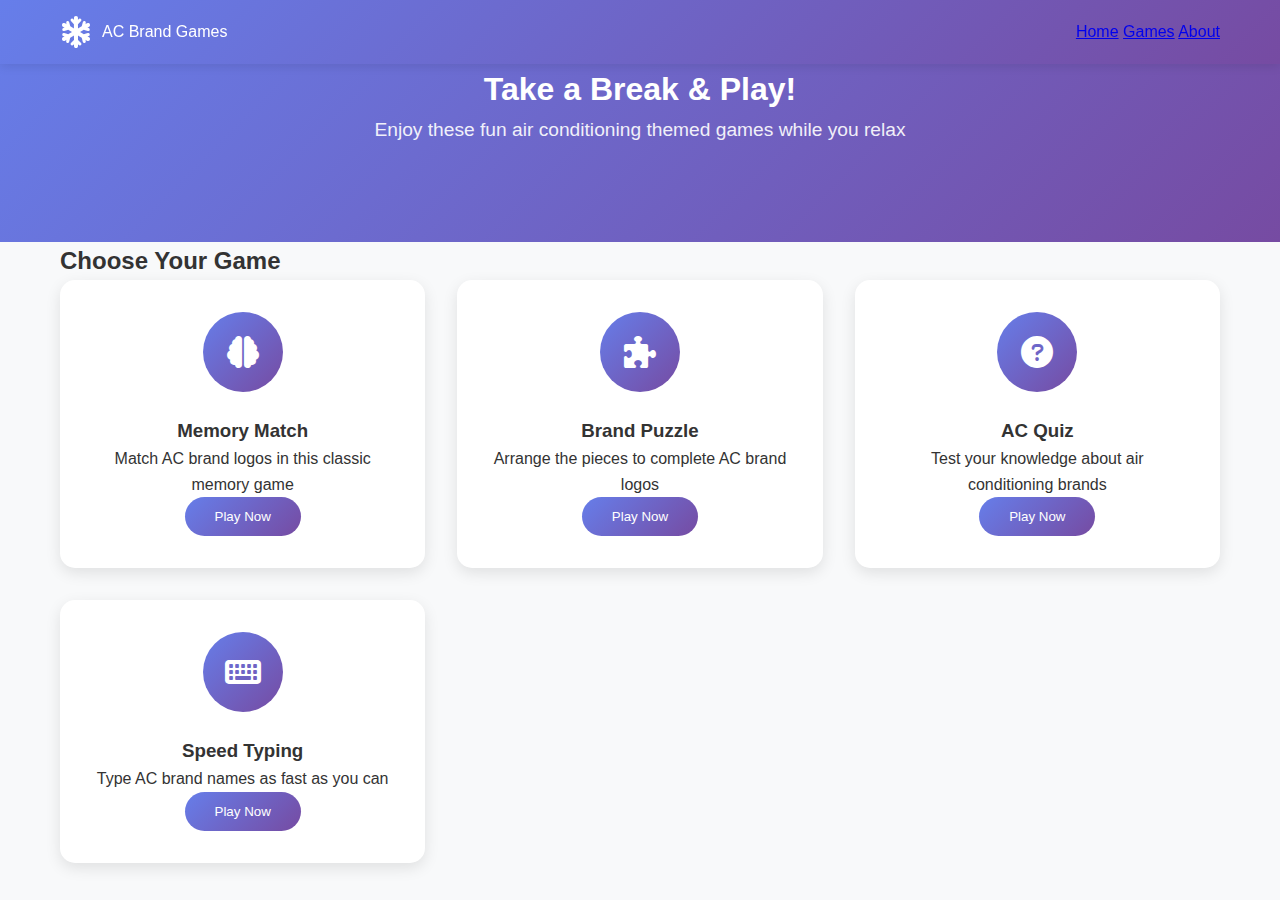
<file: game.html>
<!DOCTYPE html>
<html lang="en">
<head>
    <meta charset="UTF-8">
    <meta name="viewport" content="width=device-width, initial-scale=1.0">
    <title>AC Brand Games - Fun & Relax</title>
    <link rel="stylesheet" href="styles.css">
    <link rel="stylesheet" href="game-styles.css">
    <link rel="stylesheet" href="https://cdnjs.cloudflare.com/ajax/libs/font-awesome/6.0.0/css/all.min.css">
</head>
<body>
    <!-- Header -->
    <header class="header">
        <div class="container">
            <div class="logo">
                <i class="fas fa-snowflake"></i>
                <span>AC Brand Games</span>
            </div>
            <nav>
                <a href="index.html">Home</a>
                <a href="game.html" class="active">Games</a>
                <a href="#about">About</a>
            </nav>
        </div>
    </header>

    <!-- Hero Section -->
    <section class="hero game-hero">
        <div class="container">
            <div class="hero-content">
                <h1>Take a Break & Play!</h1>
                <p>Enjoy these fun air conditioning themed games while you relax</p>
            </div>
        </div>
    </section>

    <!-- Game Selection -->
    <section class="game-selection">
        <div class="container">
            <h2>Choose Your Game</h2>
            <div class="game-grid">
                <div class="game-card" data-game="memory">
                    <div class="game-icon">
                        <i class="fas fa-brain"></i>
                    </div>
                    <h3>Memory Match</h3>
                    <p>Match AC brand logos in this classic memory game</p>
                    <button class="play-btn" onclick="startGame('memory')">Play Now</button>
                </div>
                <div class="game-card" data-game="puzzle">
                    <div class="game-icon">
                        <i class="fas fa-puzzle-piece"></i>
                    </div>
                    <h3>Brand Puzzle</h3>
                    <p>Arrange the pieces to complete AC brand logos</p>
                    <button class="play-btn" onclick="startGame('puzzle')">Play Now</button>
                </div>
                <div class="game-card" data-game="quiz">
                    <div class="game-icon">
                        <i class="fas fa-question-circle"></i>
                    </div>
                    <h3>AC Quiz</h3>
                    <p>Test your knowledge about air conditioning brands</p>
                    <button class="play-btn" onclick="startGame('quiz')">Play Now</button>
                </div>
                <div class="game-card" data-game="typing">
                    <div class="game-icon">
                        <i class="fas fa-keyboard"></i>
                    </div>
                    <h3>Speed Typing</h3>
                    <p>Type AC brand names as fast as you can</p>
                    <button class="play-btn" onclick="startGame('typing')">Play Now</button>
                </div>
            </div>
        </div>
    </section>

    <!-- Game Area -->
    <section class="game-area" id="gameArea" style="display: none;">
        <div class="container">
            <div class="game-header">
                <button class="back-btn" onclick="showGameSelection()">
                    <i class="fas fa-arrow-left"></i> Back to Games
                </button>
                <div class="game-stats">
                    <span id="score">Score: 0</span>
                    <span id="timer">Time: 60s</span>
                </div>
            </div>
            
            <!-- Memory Game -->
            <div id="memoryGame" class="game-container" style="display: none;">
                <h3>Memory Match - Find Matching Brand Logos</h3>
                <div class="memory-grid" id="memoryGrid"></div>
                <div class="game-controls">
                    <button class="restart-btn" onclick="restartGame()">Restart</button>
                </div>
            </div>

            <!-- Puzzle Game -->
            <div id="puzzleGame" class="game-container" style="display: none;">
                <h3>Brand Puzzle - Arrange the Pieces</h3>
                <div class="puzzle-container">
                    <div class="puzzle-image" id="puzzleImage"></div>
                    <div class="puzzle-pieces" id="puzzlePieces"></div>
                </div>
                <div class="game-controls">
                    <button class="restart-btn" onclick="restartGame()">Restart</button>
                </div>
            </div>

            <!-- Quiz Game -->
            <div id="quizGame" class="game-container" style="display: none;">
                <h3>AC Brand Quiz</h3>
                <div class="quiz-container">
                    <div class="question" id="question"></div>
                    <div class="options" id="options"></div>
                    <div class="quiz-progress">
                        <span id="currentQuestion">1</span> / <span id="totalQuestions">10</span>
                    </div>
                </div>
            </div>

            <!-- Typing Game -->
            <div id="typingGame" class="game-container" style="display: none;">
                <h3>Speed Typing - Type AC Brand Names</h3>
                <div class="typing-container">
                    <div class="word-display" id="wordDisplay"></div>
                    <input type="text" id="typingInput" placeholder="Type the brand name..." autocomplete="off">
                    <div class="typing-stats">
                        <span id="wpm">WPM: 0</span>
                        <span id="accuracy">Accuracy: 100%</span>
                    </div>
                </div>
            </div>
        </div>
    </section>

    <!-- Game Results Modal -->
    <div id="gameModal" class="modal">
        <div class="modal-content game-modal">
            <span class="close" onclick="closeGameModal()">&times;</span>
            <div id="gameResults"></div>
        </div>
    </div>

    <script src="brand-logos.js"></script>
    <script src="game.js"></script>
</body>
</html>
</file>
<file: styles.css>
/* 全局样式 */
* {
    margin: 0;
    padding: 0;
    box-sizing: border-box;
}

body {
    font-family: 'Segoe UI', Tahoma, Geneva, Verdana, sans-serif;
    line-height: 1.6;
    color: #333;
    background-color: #f8f9fa;
}

.container {
    max-width: 1200px;
    margin: 0 auto;
    padding: 0 20px;
}

/* 头部样式 */
.header {
    background: linear-gradient(135deg, #667eea 0%, #764ba2 100%);
    color: white;
    padding: 1rem 0;
    position: fixed;
    top: 0;
    width: 100%;
    z-index: 1000;
    box-shadow: 0 2px 10px rgba(0,0,0,0.1);
}

.header .container {
    display: flex;
    justify-content: space-between;
    align-items: center;
}

.logo {
    display: flex;
    align-items: center;
    gap: 10px;
}

.logo i {
    font-size: 2rem;
    color: #fff;
}

.logo h1 {
    font-size: 1.5rem;
    font-weight: 600;
}

.nav {
    display: flex;
    gap: 2rem;
}

.nav-link {
    color: white;
    text-decoration: none;
    padding: 0.5rem 1rem;
    border-radius: 5px;
    transition: all 0.3s ease;
}

.nav-link:hover,
.nav-link.active {
    background-color: rgba(255,255,255,0.2);
}

/* 主要内容区域 */
main {
    margin-top: 80px;
}

/* 首页横幅 */
.hero {
    background: linear-gradient(135deg, #667eea 0%, #764ba2 100%);
    color: white;
    padding: 4rem 0;
    text-align: center;
}

.hero-content h2 {
    font-size: 2.5rem;
    margin-bottom: 1rem;
    font-weight: 700;
}

.hero-content p {
    font-size: 1.2rem;
    margin-bottom: 2rem;
    opacity: 0.9;
}

.search-box {
    display: flex;
    max-width: 500px;
    margin: 0 auto;
    background: white;
    border-radius: 50px;
    overflow: hidden;
    box-shadow: 0 5px 15px rgba(0,0,0,0.2);
}

.search-box input {
    flex: 1;
    padding: 1rem 1.5rem;
    border: none;
    outline: none;
    font-size: 1rem;
}

.search-box button {
    background: #667eea;
    color: white;
    border: none;
    padding: 1rem 1.5rem;
    cursor: pointer;
    transition: background 0.3s ease;
}

.search-box button:hover {
    background: #5a6fd8;
}

/* 品牌分类 */
.categories {
    padding: 4rem 0;
    background: white;
}

.categories h3 {
    text-align: center;
    font-size: 2rem;
    margin-bottom: 3rem;
    color: #333;
}

.category-grid {
    display: grid;
    grid-template-columns: repeat(auto-fit, minmax(250px, 1fr));
    gap: 2rem;
}

.category-card {
    background: white;
    padding: 2rem;
    border-radius: 15px;
    text-align: center;
    box-shadow: 0 5px 15px rgba(0,0,0,0.1);
    transition: transform 0.3s ease, box-shadow 0.3s ease;
    cursor: pointer;
}

.category-card:hover {
    transform: translateY(-5px);
    box-shadow: 0 10px 25px rgba(0,0,0,0.15);
}

.category-card i {
    font-size: 3rem;
    color: #667eea;
    margin-bottom: 1rem;
}

.category-card h4 {
    font-size: 1.3rem;
    margin-bottom: 1rem;
    color: #333;
}

.category-card p {
    color: #666;
    line-height: 1.6;
}

/* 品牌列表 */
.brands-section {
    padding: 4rem 0;
    background: #f8f9fa;
}

.section-header {
    display: flex;
    justify-content: space-between;
    align-items: center;
    margin-bottom: 2rem;
    flex-wrap: wrap;
    gap: 1rem;
}

.section-header h3 {
    font-size: 2rem;
    color: #333;
}

.filter-controls {
    display: flex;
    gap: 1rem;
}

.filter-controls select {
    padding: 0.5rem 1rem;
    border: 1px solid #ddd;
    border-radius: 5px;
    background: white;
    cursor: pointer;
}

.brands-grid {
    display: grid;
    grid-template-columns: repeat(auto-fill, minmax(300px, 1fr));
    gap: 2rem;
}

.brand-card {
    background: white;
    border-radius: 15px;
    overflow: hidden;
    box-shadow: 0 5px 15px rgba(0,0,0,0.1);
    transition: transform 0.3s ease, box-shadow 0.3s ease;
    cursor: pointer;
}

.brand-card:hover {
    transform: translateY(-5px);
    box-shadow: 0 10px 25px rgba(0,0,0,0.15);
}

.brand-image {
    height: 200px;
    background: linear-gradient(135deg, #667eea 0%, #764ba2 100%);
    display: flex;
    align-items: center;
    justify-content: center;
    color: white;
    font-size: 3rem;
}

.brand-info {
    padding: 1.5rem;
}

.brand-name {
    font-size: 1.3rem;
    font-weight: 600;
    margin-bottom: 0.5rem;
    color: #333;
}

.brand-category {
    color: #667eea;
    font-size: 0.9rem;
    margin-bottom: 1rem;
}

.brand-description {
    color: #666;
    line-height: 1.6;
    margin-bottom: 1rem;
}

.brand-contact {
    display: flex;
    gap: 1rem;
    flex-wrap: wrap;
}

.contact-btn {
    padding: 0.5rem 1rem;
    border: none;
    border-radius: 5px;
    cursor: pointer;
    font-size: 0.9rem;
    transition: all 0.3s ease;
}

.contact-btn.primary {
    background: #667eea;
    color: white;
}

.contact-btn.secondary {
    background: #f8f9fa;
    color: #333;
    border: 1px solid #ddd;
}

.contact-btn:hover {
    transform: translateY(-2px);
    box-shadow: 0 3px 10px rgba(0,0,0,0.2);
}

/* 搜索区域 */
.search-section {
    padding: 4rem 0;
    background: white;
}

.search-section h3 {
    text-align: center;
    font-size: 2rem;
    margin-bottom: 2rem;
    color: #333;
}

.search-container {
    max-width: 800px;
    margin: 0 auto;
}

.search-input-group {
    display: flex;
    margin-bottom: 2rem;
    background: white;
    border-radius: 10px;
    overflow: hidden;
    box-shadow: 0 5px 15px rgba(0,0,0,0.1);
}

.search-input-group input {
    flex: 1;
    padding: 1rem 1.5rem;
    border: none;
    outline: none;
    font-size: 1rem;
}

.search-input-group button {
    background: #667eea;
    color: white;
    border: none;
    padding: 1rem 2rem;
    cursor: pointer;
    font-size: 1rem;
    transition: background 0.3s ease;
}

.search-input-group button:hover {
    background: #5a6fd8;
}

.popular-searches {
    display: flex;
    align-items: center;
    gap: 1rem;
    flex-wrap: wrap;
    margin-bottom: 2rem;
}

.popular-searches span {
    color: #666;
    font-weight: 500;
}

.search-tag {
    background: #f8f9fa;
    color: #667eea;
    padding: 0.5rem 1rem;
    border-radius: 20px;
    text-decoration: none;
    transition: all 0.3s ease;
    border: 1px solid #e9ecef;
}

.search-tag:hover {
    background: #667eea;
    color: white;
    transform: translateY(-2px);
}

.search-results {
    min-height: 200px;
}

/* 关于我们 */
.about-section {
    padding: 4rem 0;
    background: #f8f9fa;
}

.about-section h3 {
    text-align: center;
    font-size: 2rem;
    margin-bottom: 3rem;
    color: #333;
}

.about-content {
    max-width: 800px;
    margin: 0 auto;
}

.about-text p {
    font-size: 1.1rem;
    line-height: 1.8;
    margin-bottom: 2rem;
    color: #555;
}

.features {
    display: grid;
    grid-template-columns: repeat(auto-fit, minmax(200px, 1fr));
    gap: 1.5rem;
    margin-top: 2rem;
}

.feature {
    display: flex;
    align-items: center;
    gap: 1rem;
    padding: 1rem;
    background: white;
    border-radius: 10px;
    box-shadow: 0 3px 10px rgba(0,0,0,0.1);
}

.feature i {
    color: #667eea;
    font-size: 1.2rem;
}

/* 页脚 */
.footer {
    background: #333;
    color: white;
    padding: 3rem 0 1rem;
}

.footer-content {
    display: grid;
    grid-template-columns: repeat(auto-fit, minmax(250px, 1fr));
    gap: 2rem;
    margin-bottom: 2rem;
}

.footer-section h4 {
    margin-bottom: 1rem;
    color: #667eea;
}

.footer-section ul {
    list-style: none;
}

.footer-section ul li {
    margin-bottom: 0.5rem;
}

.footer-section ul li a {
    color: #ccc;
    text-decoration: none;
    transition: color 0.3s ease;
}

.footer-section ul li a:hover {
    color: #667eea;
}

.footer-bottom {
    text-align: center;
    padding-top: 2rem;
    border-top: 1px solid #555;
    color: #ccc;
}

/* 模态框 */
.modal {
    display: none;
    position: fixed;
    z-index: 2000;
    left: 0;
    top: 0;
    width: 100%;
    height: 100%;
    background-color: rgba(0,0,0,0.5);
}

.modal-content {
    background-color: white;
    margin: 5% auto;
    padding: 2rem;
    border-radius: 15px;
    width: 90%;
    max-width: 800px;
    max-height: 80vh;
    overflow-y: auto;
    position: relative;
}

.close {
    color: #aaa;
    float: right;
    font-size: 28px;
    font-weight: bold;
    cursor: pointer;
    position: absolute;
    right: 1rem;
    top: 1rem;
}

.close:hover {
    color: #333;
}

/* 品牌详情样式 */
.brand-detail {
    margin-top: 1rem;
}

.brand-detail-header {
    display: flex;
    align-items: center;
    gap: 2rem;
    margin-bottom: 2rem;
    padding-bottom: 1rem;
    border-bottom: 1px solid #eee;
}

.brand-detail-logo {
    width: 100px;
    height: 100px;
    background: linear-gradient(135deg, #667eea 0%, #764ba2 100%);
    border-radius: 50%;
    display: flex;
    align-items: center;
    justify-content: center;
    color: white;
    font-size: 2rem;
}

.brand-detail-info h2 {
    color: #333;
    margin-bottom: 0.5rem;
}

.brand-detail-info .category {
    color: #667eea;
    font-weight: 500;
}

.brand-detail-content {
    display: grid;
    grid-template-columns: 1fr 1fr;
    gap: 2rem;
}

.brand-detail-section h3 {
    color: #333;
    margin-bottom: 1rem;
    border-bottom: 2px solid #667eea;
    padding-bottom: 0.5rem;
}

.contact-info {
    background: #f8f9fa;
    padding: 1.5rem;
    border-radius: 10px;
    margin-top: 1rem;
}

.contact-info div {
    margin-bottom: 1rem;
}

.contact-info strong {
    color: #333;
}

.contact-info a {
    color: #667eea;
    text-decoration: none;
}

.contact-info a:hover {
    text-decoration: underline;
}

/* 响应式设计 */
@media (max-width: 768px) {
    .header .container {
        flex-direction: column;
        gap: 1rem;
    }
    
    .nav {
        gap: 1rem;
    }
    
    .hero-content h2 {
        font-size: 2rem;
    }
    
    .search-box {
        flex-direction: column;
        border-radius: 10px;
    }
    
    .search-box input,
    .search-box button {
        border-radius: 0;
    }
    
    .section-header {
        flex-direction: column;
        align-items: stretch;
    }
    
    .filter-controls {
        justify-content: center;
    }
    
    .brands-grid {
        grid-template-columns: 1fr;
    }
    
    .search-input-group {
        flex-direction: column;
    }
    
    .search-input-group input,
    .search-input-group button {
        border-radius: 0;
    }
    
    .brand-detail-header {
        flex-direction: column;
        text-align: center;
    }
    
    .brand-detail-content {
        grid-template-columns: 1fr;
    }
    
    .modal-content {
        margin: 10% auto;
        width: 95%;
        padding: 1rem;
    }
}

@media (max-width: 480px) {
    .container {
        padding: 0 15px;
    }
    
    .hero {
        padding: 2rem 0;
    }
    
    .hero-content h2 {
        font-size: 1.5rem;
    }
    
    .hero-content p {
        font-size: 1rem;
    }
    
    .category-grid {
        grid-template-columns: 1fr;
    }
    
    .features {
        grid-template-columns: 1fr;
    }
}
</file>
<file: game-styles.css>
/* Game Page Styles */
.game-hero {
    background: linear-gradient(135deg, #667eea 0%, #764ba2 100%);
    color: white;
    text-align: center;
    padding: 4rem 0;
}

.game-grid {
    display: grid;
    grid-template-columns: repeat(auto-fit, minmax(280px, 1fr));
    gap: 2rem;
    max-width: 1200px;
    margin: 0 auto;
}

.game-card {
    background: white;
    border-radius: 15px;
    padding: 2rem;
    text-align: center;
    box-shadow: 0 5px 15px rgba(0,0,0,0.1);
    transition: transform 0.3s ease;
}

.game-card:hover {
    transform: translateY(-5px);
}

.game-icon {
    width: 80px;
    height: 80px;
    background: linear-gradient(135deg, #667eea 0%, #764ba2 100%);
    border-radius: 50%;
    display: flex;
    align-items: center;
    justify-content: center;
    margin: 0 auto 1.5rem;
    color: white;
    font-size: 2rem;
}

.play-btn {
    background: linear-gradient(135deg, #667eea 0%, #764ba2 100%);
    color: white;
    border: none;
    padding: 12px 30px;
    border-radius: 25px;
    cursor: pointer;
}

.game-area {
    padding: 2rem 0;
    background: white;
}

.game-header {
    display: flex;
    justify-content: space-between;
    align-items: center;
    margin-bottom: 2rem;
}

.back-btn {
    background: #6c757d;
    color: white;
    border: none;
    padding: 10px 20px;
    border-radius: 5px;
    cursor: pointer;
}

.game-stats {
    display: flex;
    gap: 2rem;
    font-weight: bold;
}

.memory-grid {
    display: grid;
    grid-template-columns: repeat(4, 1fr);
    gap: 1rem;
    max-width: 600px;
    margin: 0 auto;
}

.memory-card {
    aspect-ratio: 1;
    background: linear-gradient(135deg, #667eea 0%, #764ba2 100%);
    border-radius: 10px;
    cursor: pointer;
    display: flex;
    align-items: center;
    justify-content: center;
    color: white;
    font-weight: bold;
}

@media (max-width: 768px) {
    .game-grid {
        grid-template-columns: 1fr;
    }
    
    .memory-grid {
        grid-template-columns: repeat(3, 1fr);
    }
}
</file>
